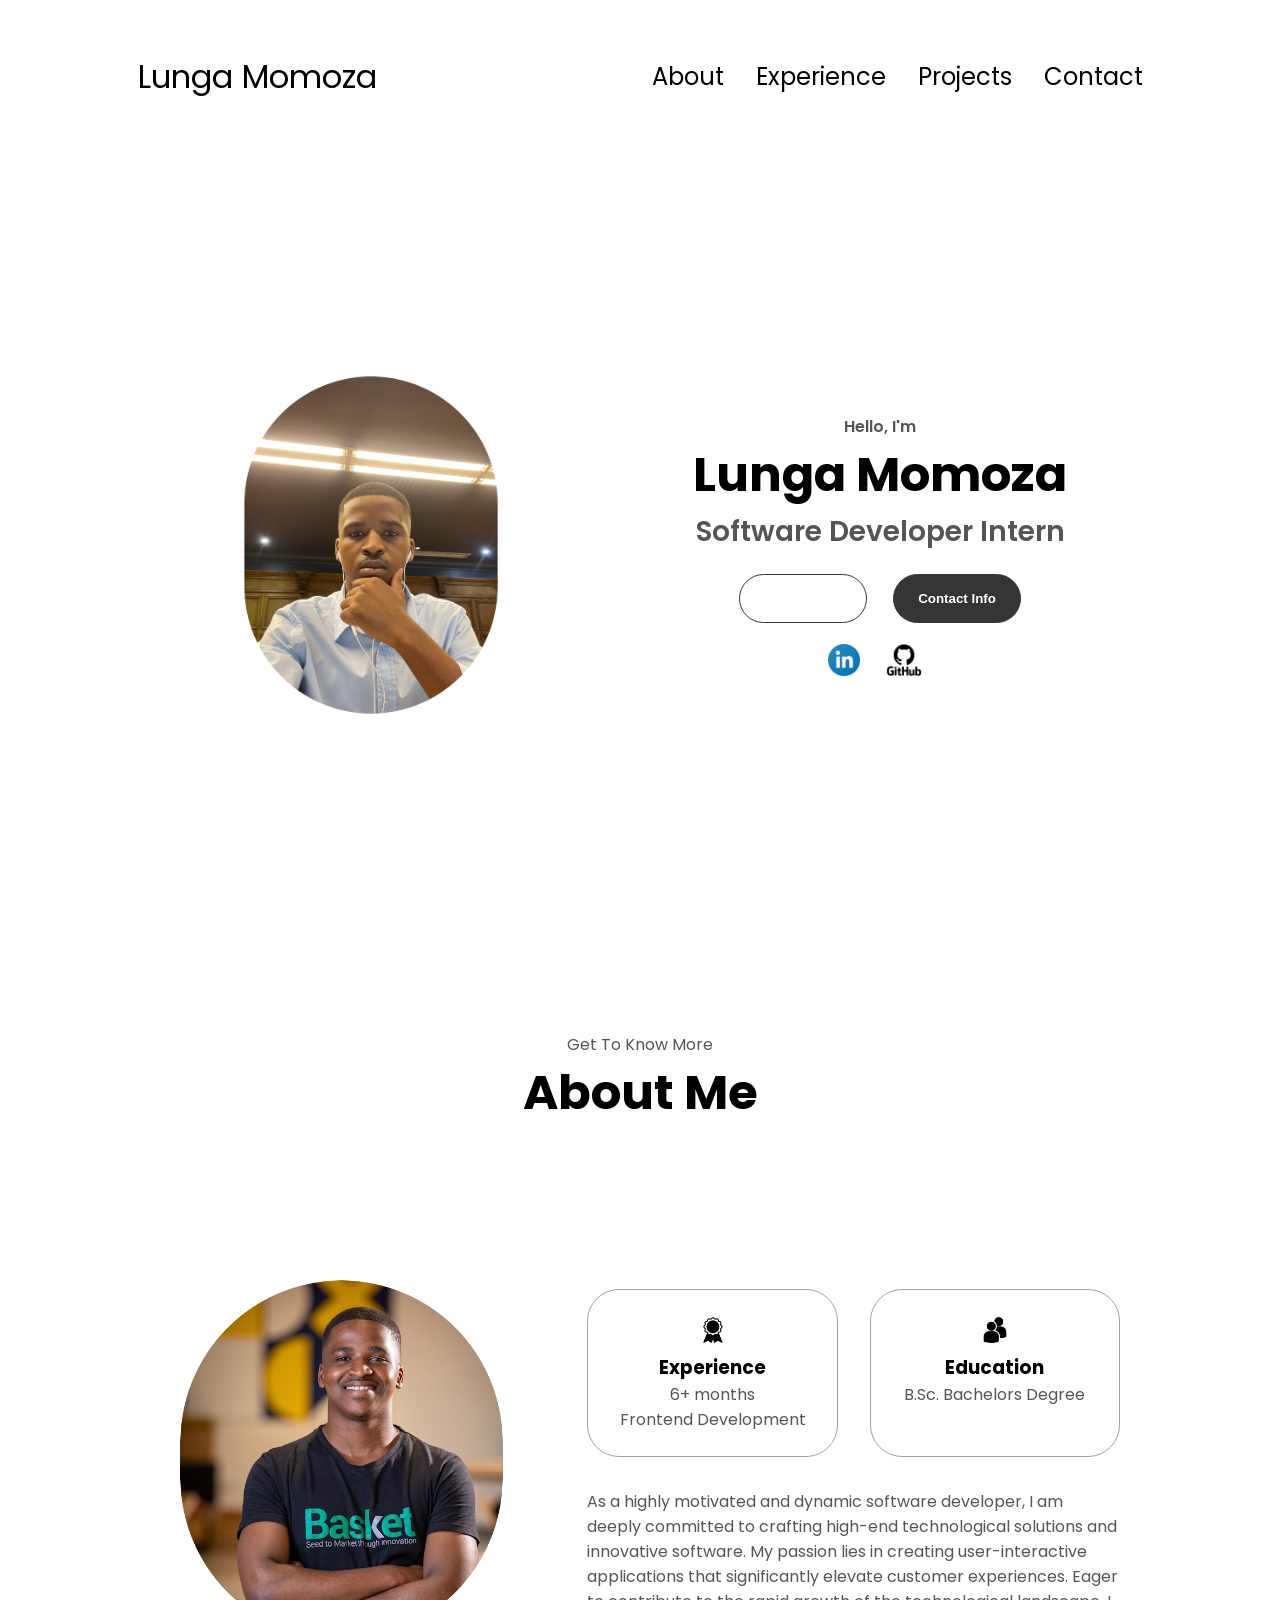
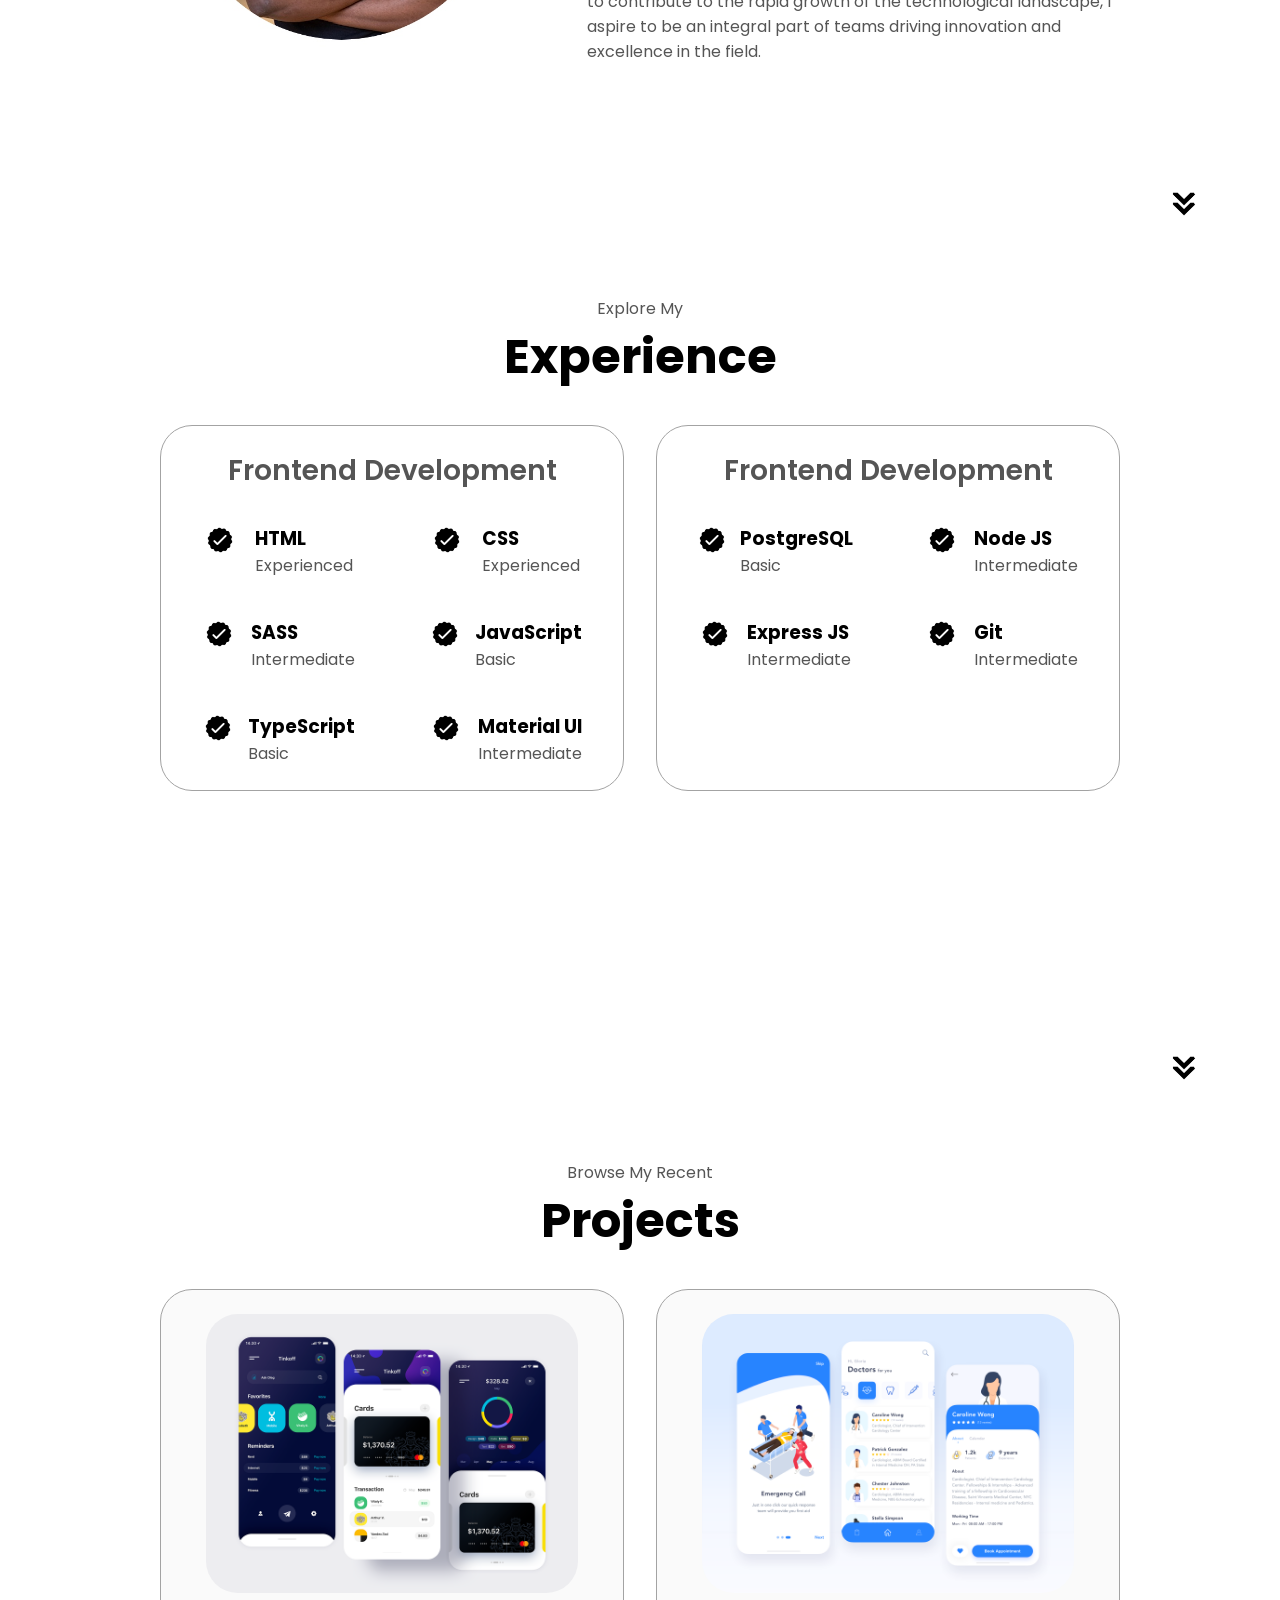
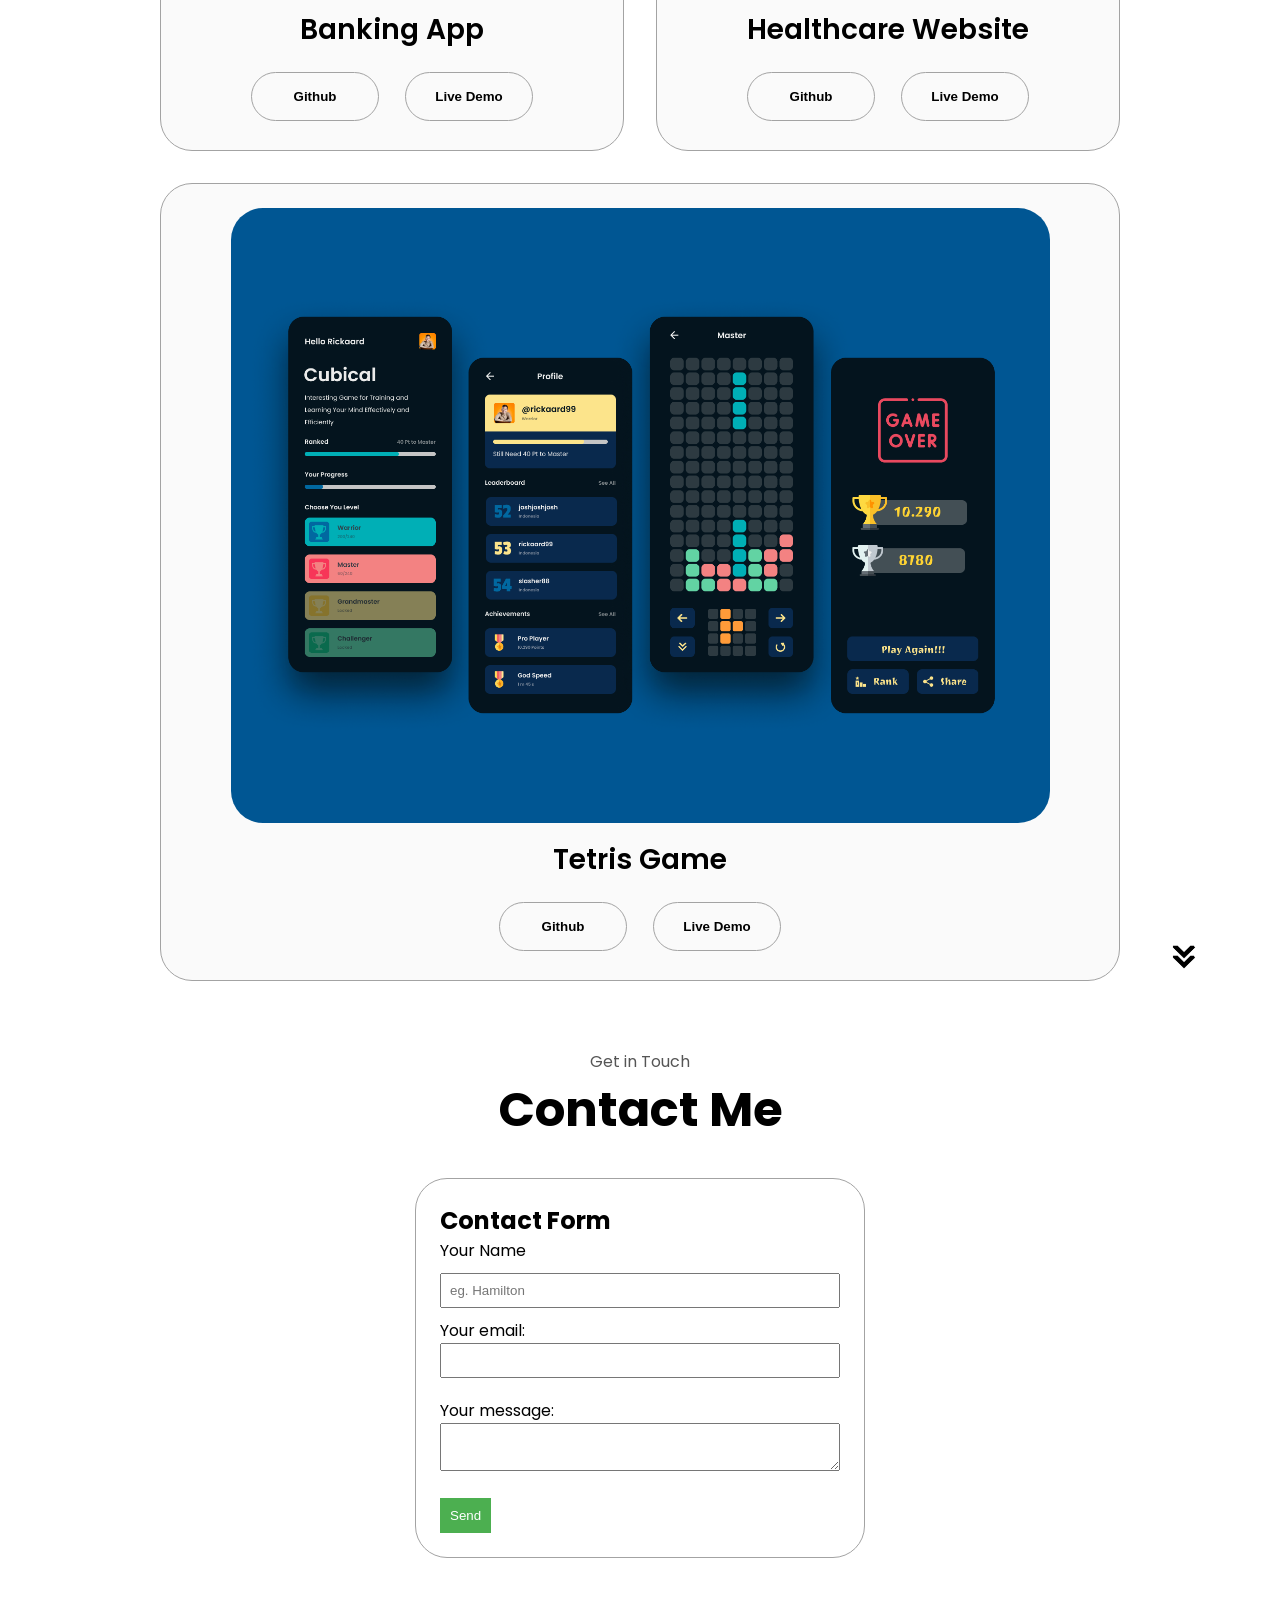
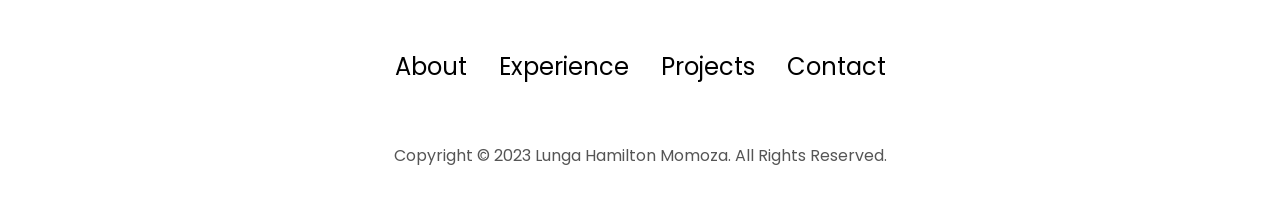
<file: index.html>
<!DOCTYPE html>
<html lang="en">
  <head>
    <meta charset="UTF-8" />
    <meta http-equiv="X-UA-Compatible" content="IE=edge" />
    <meta name="viewport" content="width=device-width, initial-scale=1.0" />
    <title>My Portfolio</title>
    <link rel="stylesheet" href="style.css" />
    <link rel="stylesheet" href="responsive.css" />
    <style>
      /* Add your styles here if needed */
      .form-group {
          max-width: 400px;
          margin: 0 auto;
      }
      label {
          display: block;
          margin-bottom: 10px;
      }
      input,
      textarea {
          width: 100%;
          padding: 8px;
          margin-bottom: 10px;
          box-sizing: border-box;
      }
      button {
          padding: 10px;
          background-color: #4caf50;
          color: white;
          border: none;
          cursor: pointer;
      }
  </style>
  </head>
  <body>
    <style>
      /* Add your CSS styling for the buttons here */
      .btn-container {
          text-align: center;
      }

      .btn-container button {
          margin: 5px; /* Adjust the margin as needed for spacing between buttons */
      }
  </style>
    <nav id="desktop-nav">
      <div class="logo">Lunga Momoza</div>
      <div>
        <ul class="nav-links">
          <li><a href="#about">About</a></li>
          <li><a href="#experience">Experience</a></li>
          <li><a href="#projects">Projects</a></li>
          <li><a href="#contact">Contact</a></li>
        </ul>
      </div>
    </nav>
    <nav id="hamburger-nav">
      <div class="logo">Lunga Momoza</div>
      <div class="hamburger-menu">
        <div class="hamburger-icon" onclick="toggleMenu()">
          <span></span>
          <span></span>
          <span></span>
        </div>
        <div class="menu-links">
          <li><a href="#about" onclick="toggleMenu()">About</a></li>
          <li><a href="#experience" onclick="toggleMenu()">Experience</a></li>
          <li><a href="#projects" onclick="toggleMenu()">Projects</a></li>
          <li><a href="#contact" onclick="toggleMenu()">Contact</a></li>
        </div>
      </div>
    </nav>
    <section id="profile">
      <div class="section__pic-container">
        <img src="image/IMG_1691 (2) (1).jpg" alt="Lunga Momoza profile picture"class="rounded-circle"  />
      </div>
      <div class="section__text">
        <p class="section__text__p1">Hello, I'm</p>
        <h1 class="title">Lunga Momoza</h1>
        <p class="section__text__p2">Software Developer Intern</p>
        <div class="btn-container">
          <button
            class="btn btn-color-2"
            onclick="window.open('./assets/resume-example.pdf')"
          >
            Download CV
          </button>
          <button class="btn btn-color-1" onclick="location.href='./#contact'">
            Contact Info
          </button>
        </div>
        <div id="socials-container">
          <img
            src="image/linkedin-icon-logo-png-transparent.png"
            alt="My LinkedIn profile"
            class="icon"
            onclick="location.href='https://www.linkedin.com/in/lunga-hamilton-momoza-94bb181a7/'"
          />
          <img
            src="image/GitHub-Logo.png"
            alt="My Github profile"
            class="icon"
            onclick="location.href='https://github.com/lungaHamilton09/Personal-Portfolio'"
          />
        </div>
      </div>
    </section>
    <section id="about">
      <p class="section__text__p1">Get To Know More</p>
      <h1 class="title">About Me</h1>
      <div class="section-container">
        <div class="section__pic-container">
          <img
            src="image/IMG_7093 (1).jpg"
            alt="Profile picture"
            class="about-pic"
          />
        </div>
        <div class="about-details-container">
          <div class="about-containers">
            <div class="details-container">
              <img
                src="image/experience.png"
                alt="Experience icon"
                class="icon"
              />
              <h3>Experience</h3>
              <p> 6+ months <br />Frontend Development</p>
            </div>
            <div class="details-container">
              <img
                src="image/education.png"
                alt="Education icon"
                class="icon"
              />
              <h3>Education</h3>
              <p>B.Sc. Bachelors Degree<br /></p>
            </div>
          </div>
          <div class="text-container">
            <p>
              As a highly motivated and dynamic software developer, 
              I am deeply committed to crafting high-end technological solutions and innovative software. 
              My passion lies in creating user-interactive applications that significantly elevate customer experiences. 
              Eager to contribute to the rapid growth of the technological landscape, 
              I aspire to be an integral part of teams driving innovation and excellence in the field.
            </p>
          </div>
        </div>
      </div>
      <img
        src="image/arrow.png"
        alt="Arrow icon"
        class="icon arrow"
        onclick="location.href='./#experience'"
      />
    </section>
    <section id="experience">
      <p class="section__text__p1">Explore My</p>
      <h1 class="title">Experience</h1>
      <div class="experience-details-container">
        <div class="about-containers">
          <div class="details-container">
            <h2 class="experience-sub-title">Frontend Development</h2>
            <div class="article-container">
              <article>
                <img
                  src="image/checkmark.png"
                  alt="Experience icon"
                  class="icon"
                />
                <div>
                  <h3>HTML</h3>
                  <p>Experienced</p>
                </div>
              </article>
              <article>
                <img
                  src="image/checkmark.png"
                  alt="Experience icon"
                  class="icon"
                />
                <div>
                  <h3>CSS</h3>
                  <p>Experienced</p>
                </div>
              </article>
              <article>
                <img
                  src="image/checkmark.png"
                  alt="Experience icon"
                  class="icon"
                />
                <div>
                  <h3>SASS</h3>
                  <p>Intermediate</p>
                </div>
              </article>
              <article>
                <img
                  src="image/checkmark.png"
                  alt="Experience icon"
                  class="icon"
                />
                <div>
                  <h3>JavaScript</h3>
                  <p>Basic</p>
                </div>
              </article>
              <article>
                <img
                  src="image/checkmark.png"
                  alt="Experience icon"
                  class="icon"
                />
                <div>
                  <h3>TypeScript</h3>
                  <p>Basic</p>
                </div>
              </article>
              <article>
                <img
                  src="image/checkmark.png"
                  alt="Experience icon"
                  class="icon"
                />
                <div>
                  <h3>Material UI</h3>
                  <p>Intermediate</p>
                </div>
              </article>
            </div>
          </div>
          <div class="details-container">
            <h2 class="experience-sub-title">Frontend Development</h2>
            <div class="article-container">
              <article>
                <img
                  src="image/checkmark.png"
                  alt="Experience icon"
                  class="icon"
                />
                <div>
                  <h3>PostgreSQL</h3>
                  <p>Basic</p>
                </div>
              </article>
              <article>
                <img
                  src="image/checkmark.png"
                  alt="Experience icon"
                  class="icon"
                />
                <div>
                  <h3>Node JS</h3>
                  <p>Intermediate</p>
                </div>
              </article>
              <article>
                <img
                  src="image/checkmark.png"
                  alt="Experience icon"
                  class="icon"
                />
                <div>
                  <h3>Express JS</h3>
                  <p>Intermediate</p>
                </div>
              </article>
              <article>
                <img
                  src="image/checkmark.png"
                  alt="Experience icon"
                  class="icon"
                />
                <div>
                  <h3>Git</h3>
                  <p>Intermediate</p>
                </div>
              </article>
            </div>
          </div>
        </div>
      </div>
      <img
        src="image/arrow.png"
        alt="Arrow icon"
        class="icon arrow"
        onclick="location.href='./#projects'"
      />
    </section>
    <section id="projects">
      <p class="section__text__p1">Browse My Recent</p>
      <h1 class="title">Projects</h1>
      <div class="experience-details-container">
        <div class="about-containers">
          <div class="details-container color-container">
            <div class="article-container">
              <img
                src="image/Banking app.png"
                alt="Project 1"
                class="project-img"
              />
            </div>
            <h2 class="experience-sub-title project-title">Banking App</h2>
            <div class="btn-container">
              <button
                class="btn btn-color-2 project-btn"
                onclick="location.href='https://github.com/lungaHamilton09/Personal-Portfolio'"
              >
                Github
              </button>
              <button
                class="btn btn-color-2 project-btn"
                onclick="location.href='https://github.com/bngcwayi/Banking_App.git'"
              >
                Live Demo
              </button>
            </div>
          </div>
          <div class="details-container color-container">
            <div class="article-container">
              <img
                src="image/Doctor icon.png"
                alt="Project 2"
                class="project-img"
              />
            </div>
            <h2 class="experience-sub-title project-title">Healthcare Website</h2>
            <div class="btn-container">
              <button
                class="btn btn-color-2 project-btn"
                onclick="location.href='https://github.com/lungaHamilton09/Personal-Portfolio'"
              >
                Github
            </button>
              <button
                class="btn btn-color-2 project-btn"
                onclick="location.href='https://github.com/Asekona80/Kuyasa-Health-services.git'"
              >
                Live Demo
              </button>
            </div>
          </div>
          <div class="details-container color-container">
            <div class="article-container">
              <img
                src="image/_7_tetris_4x.png"
                alt="Project 3"
                class="project-img"
              />
            </div>
            <h2 class="experience-sub-title project-title">Tetris Game</h2>
            <div class="btn-container">
              <button
                class="btn btn-color-2 project-btn"
                onclick="location.href='https://github.com/lungaHamilton09/Personal-Portfolio'"
              >
                Github
              </button>
              <button
                class="btn btn-color-2 project-btn"
                onclick="location.href='https://github.com/Asekona80/Kuyasa-Health-services.git'"
              >
                Live Demo
              </button>
            </div>
          </div>
        </div>
      </div>
      <img
        src="image/arrow.png"
        alt="Arrow icon"
        class="icon arrow"
        onclick="location.href='./#contact'"
      />
    </section>
    <section id="contact">
      <p class="section__text__p1">Get in Touch</p>
      <h1 class="title">Contact Me</h1>
      <div class="contact-info-upper-container">
        <div class="contact-info-container">
          <form
          action="https://formspree.io/f/moqgvbbg"
          method="POST"
        >
          <div class="form-group"><label>
              <h1>Contact Form</h1>
              <label for="name">Your Name</label>
              <input type="text" id="name" placeholder="eg. Hamilton" required>
              Your email:
              <input type="email" name="email" required>
            </label><label>
              Your message:
              <textarea name="message" required></textarea>
            </label>
            <!-- your other form fields go here -->
            <button type="submit">Send</button></div>
          
        </form>
      </form>
    </section>
    <footer>
      <nav>
        <div class="nav-links-container">
          <ul class="nav-links">
            <li><a href="#about">About</a></li>
            <li><a href="#experience">Experience</a></li>
            <li><a href="#projects">Projects</a></li>
            <li><a href="#contact">Contact</a></li>
          </ul>
        </div>
      </nav>
      <p>Copyright &#169; 2023 Lunga Hamilton Momoza. All Rights Reserved.</p>
    </footer>
    <script src="script.js"></script>
  </body>
</html>
</file>
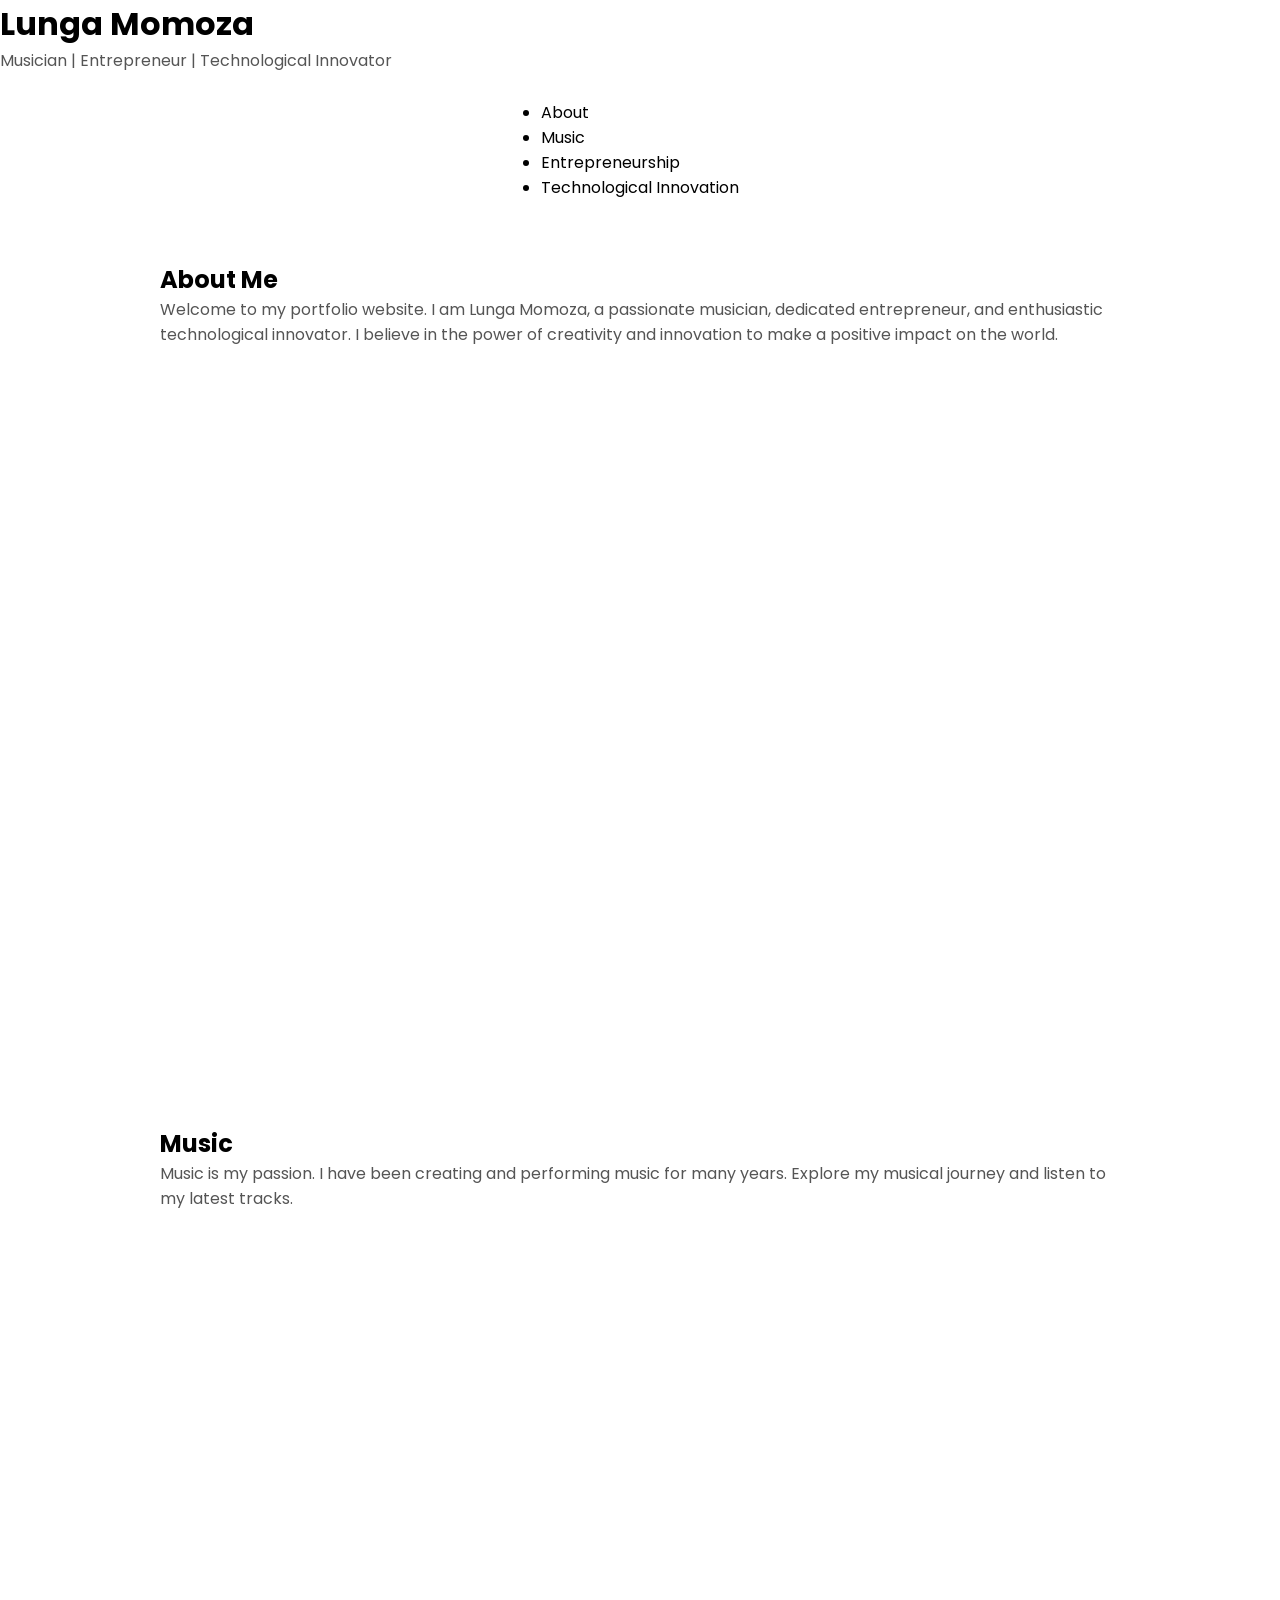
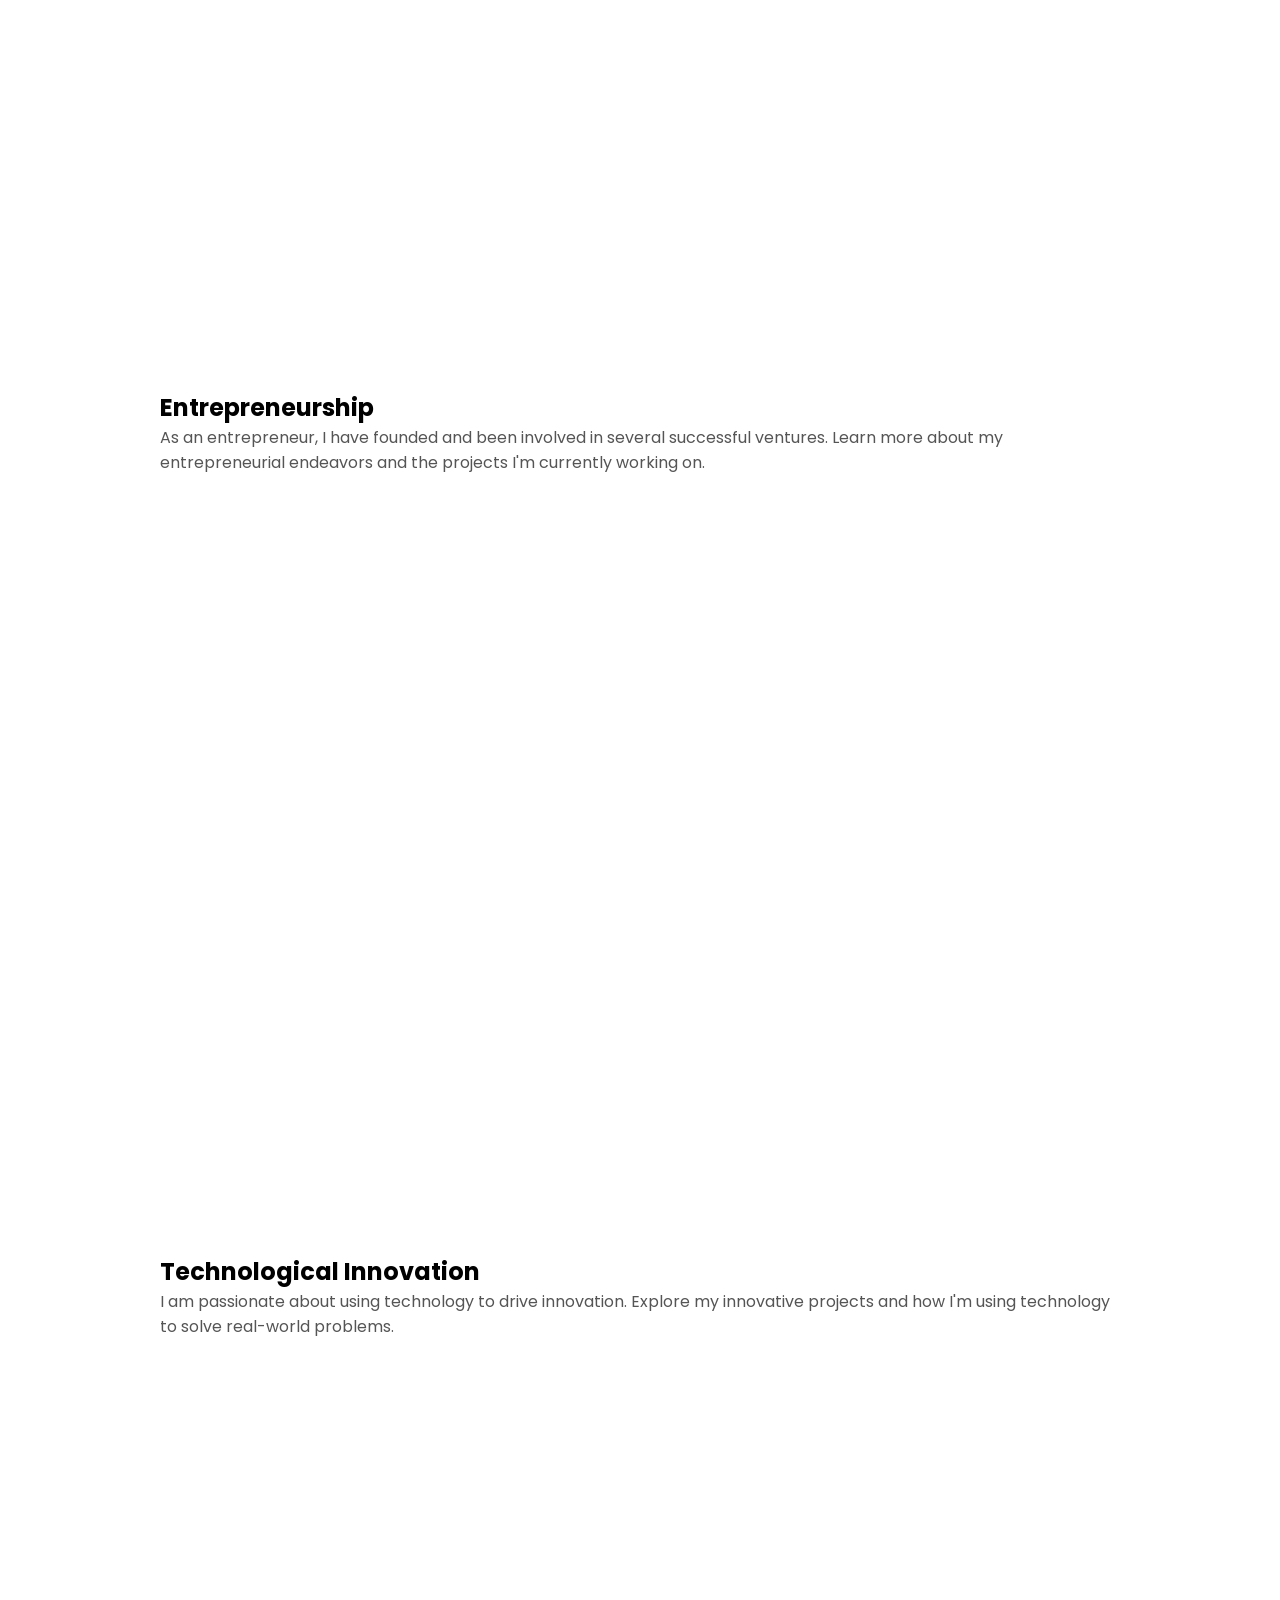
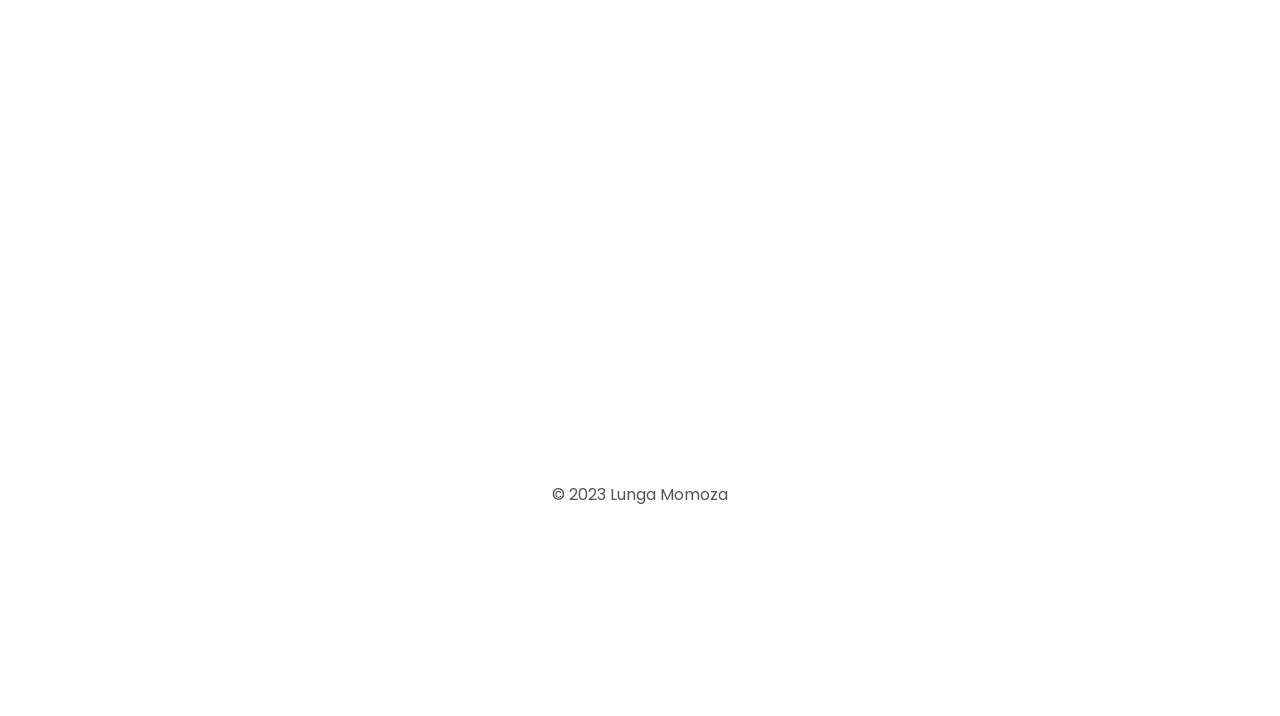
<file: idex.html>
<!DOCTYPE html>
<html lang="en">
<head>
    <meta charset="UTF-8">
    <meta name="viewport" content="width=device-width, initial-scale=1.0">
    <title>Lunga Momoza - Portfolio</title>
    <link rel="stylesheet" href="style.css">
</head>
<body>
    <header>
        <h1>Lunga Momoza</h1>
        <p>Musician | Entrepreneur | Technological Innovator</p>
    </header>

    <nav>
        <ul>
            <li><a href="#about">About</a></li>
            <li><a href="#music">Music</a></li>
            <li><a href="#entrepreneurship">Entrepreneurship</a></li>
            <li><a href="#innovation">Technological Innovation</a></li>
        </ul>
    </nav>

    <section id="about">
        <h2>About Me</h2>
        <p>Welcome to my portfolio website. I am Lunga Momoza, a passionate musician, dedicated entrepreneur, and enthusiastic technological innovator. I believe in the power of creativity and innovation to make a positive impact on the world.</p>
    </section>

    <section id="music">
        <h2>Music</h2>
        <p>Music is my passion. I have been creating and performing music for many years. Explore my musical journey and listen to my latest tracks.</p>
        <!-- You can embed music players or links to your music here. -->
    </section>

    <section id="entrepreneurship">
        <h2>Entrepreneurship</h2>
        <p>As an entrepreneur, I have founded and been involved in several successful ventures. Learn more about my entrepreneurial endeavors and the projects I'm currently working on.</p>
        <!-- You can describe your entrepreneurial projects and link to relevant websites or resources here. -->
    </section>

    <section id="innovation">
        <h2>Technological Innovation</h2>
        <p>I am passionate about using technology to drive innovation. Explore my innovative projects and how I'm using technology to solve real-world problems.</p>
        <!-- You can describe your technological innovation projects and provide links to relevant information here. -->
    </section>

    <footer>
        <p>&copy; 2023 Lunga Momoza</p>
    </footer>
</body>
</html>
</file>
<file: style.css>
/* GENERAL */

@import url("https://fonts.googleapis.com/css2?family=Poppins:wght@300;400;500;600&display=swap");

* {
  margin: 0;
  padding: 0;
}

body {
  font-family: "Poppins", sans-serif;
}

html {
  scroll-behavior: smooth;
}

p {
  color: rgb(85, 85, 85);
}

/* TRANSITION */

a,
.btn {
  transition: all 300ms ease;
}

/* DESKTOP NAV */

nav,
.nav-links {
  display: flex;
}

nav {
  justify-content: space-around;
  align-items: center;
  height: 17vh;
}

.nav-links {
  gap: 2rem;
  list-style: none;
  font-size: 1.5rem;
}

a {
  color: black;
  text-decoration: none;
  text-decoration-color: white;
}

a:hover {
  color: grey;
  text-decoration: underline;
  text-underline-offset: 1rem;
  text-decoration-color: rgb(181, 181, 181);
}

.logo {
  font-size: 2rem;
}

.logo:hover {
  cursor: default;
}

/* HAMBURGER MENU */

#hamburger-nav {
  display: none;
}

.hamburger-menu {
  position: relative;
  display: inline-block;
}

.hamburger-icon {
  display: flex;
  flex-direction: column;
  justify-content: space-between;
  height: 24px;
  width: 30px;
  cursor: pointer;
}

.hamburger-icon span {
  width: 100%;
  height: 2px;
  background-color: black;
  transition: all 0.3 ease-in-out;
}

.menu-links {
  position: absolute;
  top: 100%;
  right: 0;
  background-color: white;
  width: fit-content;
  max-height: 0;
  overflow: hidden;
  transition: all 0.3 ease-in-out;
}

.menu-links a {
  display: block;
  padding: 10px;
  text-align: center;
  font-size: 1.5rem;
  color: black;
  text-decoration: none;
  transition: all 0.3 ease-in-out;
}

.menu-links li {
  list-style: none;
}

.menu-links.open {
  max-height: 300px;
}

.hamburger-icon.open span:first-child {
  transform: rotate(45deg) translate(10px, 5px);
}

.hamburger-icon.open span:nth-child(2) {
  opacity: 0;
}

.hamburger-icon.open span:last-child {
  transform: rotate(-45deg) translate(10px, -5px);
}

.hamburger-icon span:first-child {
  transform: none;
}

.hamburger-icon span:first-child {
  opacity: 1;
}

.hamburger-icon span:first-child {
  transform: none;
}

/* SECTIONS */

section {
  padding-top: 4vh;
  height: 96vh;
  margin: 0 10rem;
  box-sizing: border-box;
  min-height: fit-content;
}

.section-container {
  display: flex;
}

/* PROFILE SECTION */

#profile {
  display: flex;
  justify-content: center;
  gap: 5rem;
  height: 80vh;
}

.section__pic-container {
  display: flex;
  height: 400px;
  width: 400px;
  margin: auto 0;
}

.section__text {
  align-self: center;
  text-align: center;
}

.section__text p {
  font-weight: 600;
}

.section__text__p1 {
  text-align: center;
}

.section__text__p2 {
  font-size: 1.75rem;
  margin-bottom: 1rem;
}

.title {
  font-size: 3rem;
  text-align: center;
}

#socials-container {
  display: flex;
  justify-content: center;
  margin-top: 1rem;
  gap: 1rem;
}

/* ICONS */

.icon {
  cursor: pointer;
  height: 2rem;
}

/* BUTTONS */

.btn-container {
  display: flex;
  justify-content: center;
  gap: 1rem;
}

.btn {
  font-weight: 600;
  transition: all 300ms ease;
  padding: 1rem;
  width: 8rem;
  border-radius: 2rem;
}

.btn-color-1,
.btn-color-2 {
  border: rgb(53, 53, 53) 0.1rem solid;
}

.btn-color-1:hover,
.btn-color-2:hover {
  cursor: pointer;
}

.btn-color-1,
.btn-color-2:hover {
  background: rgb(53, 53, 53);
  color: white;
}

.btn-color-1:hover {
  background: rgb(0, 0, 0);
}

.btn-color-2 {
  background: none;
}

.btn-color-2:hover {
  border: rgb(255, 255, 255) 0.1rem solid;
}

.btn-container {
  gap: 1rem;
}

/* ABOUT SECTION */

#about {
  position: relative;
}

.about-containers {
  gap: 2rem;
  margin-bottom: 2rem;
  margin-top: 2rem;
}

.about-details-container {
  justify-content: center;
  flex-direction: column;
}

.about-containers,
.about-details-container {
  display: flex;
}

.about-pic {
  border-radius: 2rem;
}

.arrow {
  position: absolute;
  right: -5rem;
  bottom: 2.5rem;
}

.details-container {
  padding: 1.5rem;
  flex: 1;
  background: white;
  border-radius: 2rem;
  border: rgb(53, 53, 53) 0.1rem solid;
  border-color: rgb(163, 163, 163);
  text-align: center;
}

.section-container {
  gap: 4rem;
  height: 80%;
}

.section__pic-container {
  height: 400px;
  width: 400px;
  margin: auto 0;
}

/* EXPERIENCE SECTION */

#experience {
  position: relative;
}

.experience-sub-title {
  color: rgb(85, 85, 85);
  font-weight: 600;
  font-size: 1.75rem;
  margin-bottom: 2rem;
}

.experience-details-container {
  display: flex;
  justify-content: center;
  flex-direction: column;
}

.article-container {
  display: flex;
  text-align: initial;
  flex-wrap: wrap;
  flex-direction: row;
  gap: 2.5rem;
  justify-content: space-around;
}

article {
  display: flex;
  width: 10rem;
  justify-content: space-around;
  gap: 0.5rem;
}

article .icon {
  cursor: default;
}

/* PROJECTS SECTION */

#projects {
  position: relative;
}

.color-container {
  border-color: rgb(163, 163, 163);
  background: rgb(250, 250, 250);
}

.project-img {
  border-radius: 2rem;
  width: 90%;
  height: 90%;
}

.project-title {
  margin: 1rem;
  color: black;
}

.project-btn {
  color: black;
  border-color: rgb(163, 163, 163);
}

/* CONTACT */

#contact {
  display: flex;
  justify-content: center;
  flex-direction: column;
  height: 70vh;
}

.contact-info-upper-container {
  display: flex;
  justify-content: center;
  border-radius: 2rem;
  border: rgb(53, 53, 53) 0.1rem solid;
  border-color: rgb(163, 163, 163);
  background: (250, 250, 250);
  margin: 2rem auto;
  padding: 0.5rem;
}

.contact-info-container {
  display: flex;
  align-items: center;
  justify-content: center;
  gap: 0.5rem;
  margin: 1rem;
}

.contact-info-container p {
  font-size: larger;
}

.contact-icon {
  cursor: default;
}

.email-icon {
  height: 2.5rem;
}

/* FOOTER SECTION */

footer {
  height: 26vh;
  margin: 0 1rem;
}

footer p {
  text-align: center;
}
</file>
<file: responsive.css>
@media screen and (max-width: 1400px) {
    #profile {
      height: 83vh;
      margin-bottom: 6rem;
    }
    .about-containers {
      flex-wrap: wrap;
    }
    #contact,
    #projects {
      height: fit-content;
    }
  }
  
  @media screen and (max-width: 1200px) {
    #desktop-nav {
      display: none;
    }
    #hamburger-nav {
      display: flex;
    }
    #experience,
    .experience-details-container {
      margin-top: 2rem;
    }
    #profile,
    .section-container {
      display: block;
    }
    .arrow {
      display: none;
    }
    section,
    .section-container {
      height: fit-content;
    }
    section {
      margin: 0 5%;
    }
    .section__pic-container {
      width: 275px;
      height: 275px;
      margin: 0 auto 2rem;
    }
    .about-containers {
      margin-top: 0;
    }
  }
  
  @media screen and (max-width: 600px) {
    #contact,
    footer {
      height: 40vh;
    }
    #profile {
      height: 83vh;
      margin-bottom: 0;
    }
    article {
      font-size: 1rem;
    }
    footer nav {
      height: fit-content;
      margin-bottom: 2rem;
    }
    .about-containers,
    .contact-info-upper-container,
    .btn-container {
      flex-wrap: wrap;
    }
    .contact-info-container {
      margin: 0;
    }
    .contact-info-container p,
    .nav-links li a {
      font-size: 1rem;
    }
    .experience-sub-title {
      font-size: 1.25rem;
    }
    .logo {
      font-size: 1.5rem;
    }
    .nav-links {
      flex-direction: column;
      gap: 0.5rem;
      text-align: center;
    }
    .section__pic-container {
      width: auto;
      height: 46vw;
      justify-content: center;
    }
    .section__text__p2 {
      font-size: 1.25rem;
    }
    .title {
      font-size: 2rem;
    }
    .text-container {
      text-align: justify;
    }
  }
</file>
